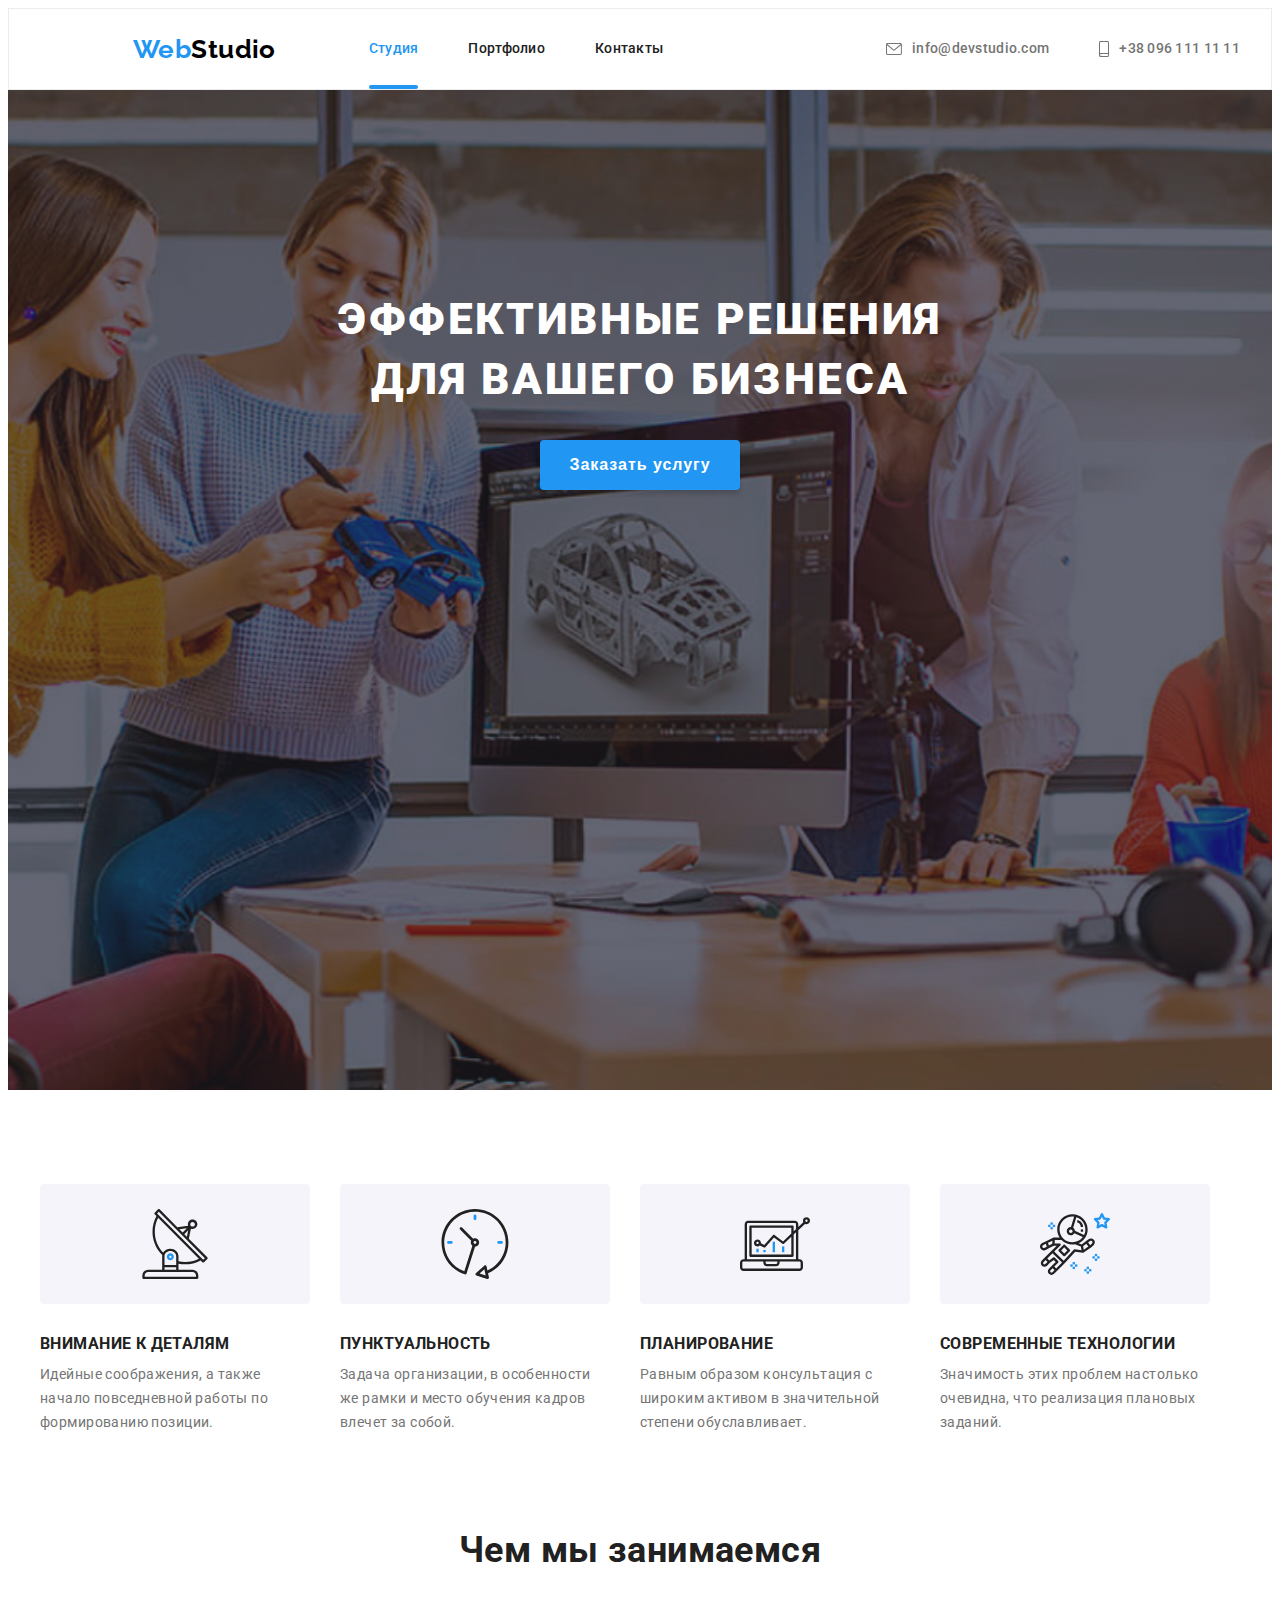
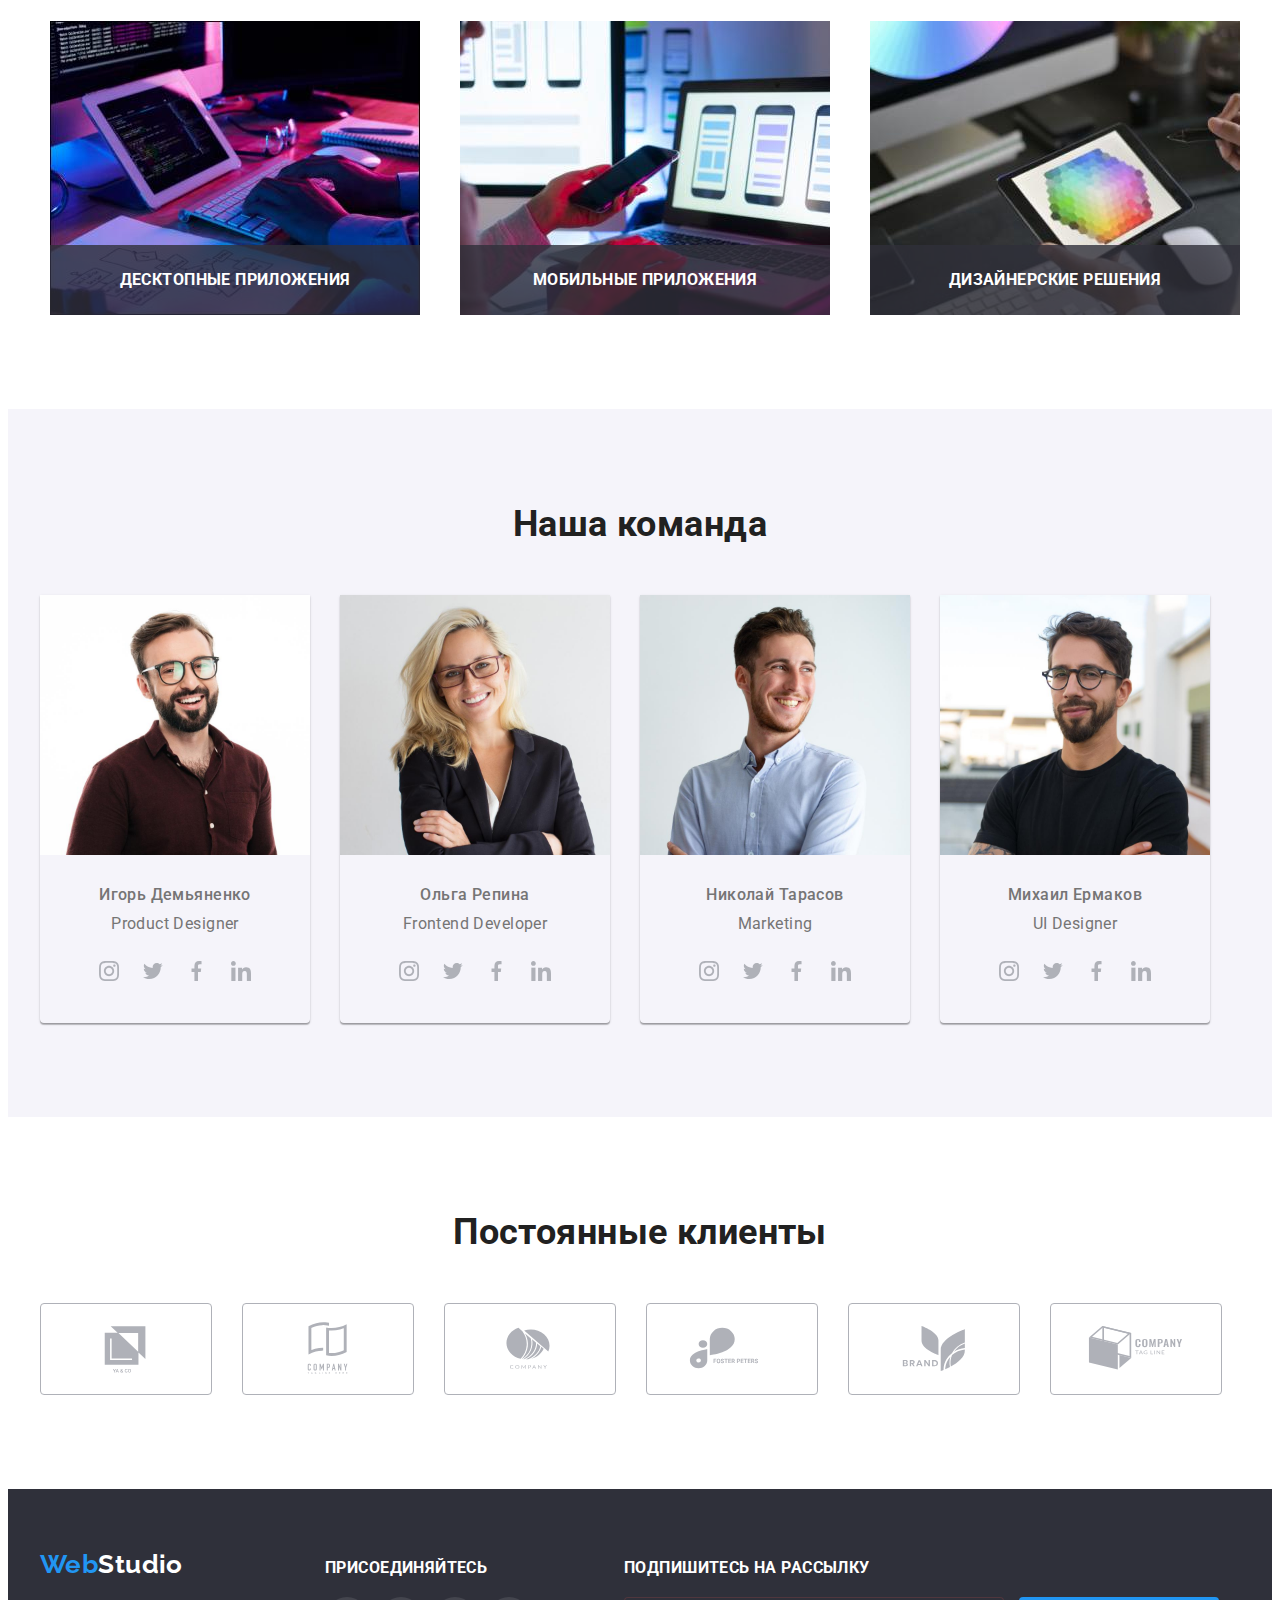
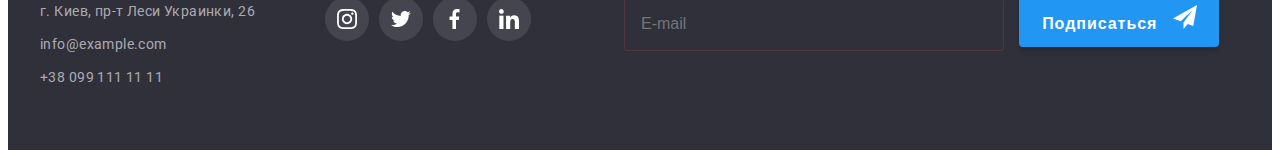
<file: index.html>
<!DOCTYPE html>
<html lang="ru">
<head>
    <meta charset="UTF-8">
    <meta http-equiv="X-UA-Compatible" content="IE=edge">
    <meta name="viewport" content="width=device-width, initial-scale=1.0">
    <link rel="stylesheet" href="https://cdnjs.cloudflare.com/ajax/libs/modern-normalize/1.1.0/modern-normalize.min.css" integrity="sha512-wpPYUAdjBVSE4KJnH1VR1HeZfpl1ub8YT/NKx4PuQ5NmX2tKuGu6U/JRp5y+Y8XG2tV+wKQpNHVUX03MfMFn9Q==" crossorigin="anonymous" referrerpolicy="no-referrer" />
    <link rel="preconnect" href="https://fonts.googleapis.com">
    <link rel="preconnect" href="https://fonts.gstatic.com" crossorigin>
    <link href="https://fonts.googleapis.com/css2?family=Raleway:wght@700&family=Roboto:wght@400;500;700;900&display=swap" rel="stylesheet"> 
    <link rel="stylesheet" href="./css/main.min.css">
    <title>WebStudio</title>
</head>
<body>
    <!--Header-->
    <header class="page-header">
        <!--navigation section-->
        <div class="container main-flex">
            <nav class="navigation main-flex">
            <a class="logo" href="./index.html">Web<span class="logo__header">Studio</span> </a>    
            <ul class="navigation main-flex">
                <li class="navigation__item"><a class="navigation__link navigation__link--current" href="./index.html">Студия</a> </li>
                <li class="navigation__item"><a class="navigation__link" href="./portfolio.html">Портфолио</a> </li>
                <li class="navigation__item"><a class="navigation__link" href="#">Контакты</a> </li>
            </ul>
            </nav>
        <!--contacts section-->
            <ul class="contacts main-flex">
                <li class="contacts__item ">
                    <a class="contacts__link" href="mailto:info@devstudio.com">
                        <svg class="contacts__icon" width="16" height="12" fill="#AFB1B8">
                            <use href="./images/icons.svg#icon-envelope"></use>
                        </svg>
                        info@devstudio.com</a></li>
                <li class="contacts__item">
                    <a class="contacts__link" href="tel:+380961111111">
                        <svg class="contacts__icon" width="10" height="16" fill="#AFB1B8">
                            <use href="./images/icons.svg#icon-smartphone"></use>
                        </svg>
                        +38 096 111 11 11</a></li>
            </ul>
        </div>
    </header>
    <!--Main body-->
    <main>
        <!--hero section-->
        <section class="hero">
            <div class="container">
                <h1 class="hero__name">Эффективные решения для вашего бизнеса</h1>
                <button class="hero__button button" type="button" data-modal-open>Заказать услугу</button>
            </div>
        </section>
        <!--benefits section-->
        <section class="benefits__section section">
            <h2 class="visually-hidden">Наши преимущества</h2>
            <div class="container">
                <ul class="benefits__list main-flex">          
                    <li class="benefits__item">
                        <div class="benefits__pictures">
                            <svg width="70" height="70">
                                <use href="./images/icons.svg#icon-antenna-1"></use>
                            </svg>
                        </div>
                        <h3 class="benefits__name">Внимание к деталям</h3>
                        <p class="benefits__text">Идейные соображения, а также начало повседневной работы по формированию позиции.</p>
                    </li>
                    <li class="benefits__item">
                        <div class="benefits__pictures">
                            <svg width="70" height="70">
                                <use href="./images/icons.svg#icon-clock-1"></use>
                            </svg>
                        </div>
                        <h3 class="benefits__name"> Пунктуальность</h3>
                        <p class="benefits__text">Задача организации, в особенности же рамки и место обучения кадров влечет за собой.</p>
                    </li>
                    <li class="benefits__item">
                        <div class="benefits__pictures">
                            <svg width="70" height="70">
                                <use href="./images/icons.svg#icon-diagram-1"></use>
                            </svg>
                        </div>
                        <h3 class="benefits__name">Планирование</h3>
                        <p class="benefits__text">Равным образом консультация с широким активом в значительной степени обуславливает.</p>
                    </li>
                    <li class="benefits__item">
                        <div class="benefits__pictures">
                            <svg width="70" height="70">
                                <use href="./images/icons.svg#icon-astronaut-1"></use>
                            </svg>
                        </div>
                        <h3 class="benefits__name">Современные технологии</h3>
                        <p class="benefits__text">Значимость этих проблем настолько очевидна, что реализация плановых заданий.</p>
                    </li>
                </ul>
            </div>
        </section>
        <!--activity section-->
        <section class="activity__section section">
            <div class="container">
                <h2 class="section__title">Чем мы занимаемся</h2>
                <ul class="activity__list main-flex">
                    <li class="activity__item">
                        <img src="./images/img1.jpg" 
                        alt="programer working his desk office" 
                        width="370"/>
                        <h3 class="overlay__activity-title">Десктопные приложения</h3>
                    </li>
                    <li class="activity__item">
                        <img src="./images/img2.jpg"
                        alt="smartphones"
                        width="370"/>
                        <h3 class="overlay__activity-title">Мобильные приложения</h3>
                    </li>
                    <li class="activity__item">
                        <img src="./images/img3.jpg"
                        alt="creative color"
                        width="370"/>
                        <h3 class="overlay__activity-title">Дизайнерские решения</h3>
                    </li>
                </ul>
            </div>
        </section>
        <!--team section-->
        <section class="team__section section">
            <div class="container">
                <h2 class="section__title">Наша команда</h2>
                <ul class="team__list main-flex">
                    <li class="team__item">
                        <img src="./images/team-member1.jpg"
                        alt="Игорь Демьяненко"
                        width="270"/>
                        <div class="social__container">
                        <h3 class="team__name">Игорь Демьяненко</h3>
                        <p class="team__text">Product Designer</p>
                        <ul class="social__list">
                            <li class="social__item">
                                <a href="https://instagram.com/" class="social__link">
                                    <svg class="social__icon" width="20" height="20">
                                        <use href="./images/icons.svg#icon-instagram-2"></use>
                                    </svg>
                                </a>
                            </li>
                            <li class="social__item">
                                <a href="https://twitter.com/" class="social__link">
                                    <svg class="social__icon" width="20" height="20">
                                        <use href="./images/icons.svg#icon-twitter"></use>
                                    </svg>
                                </a>
                            </li>
                            <li class="social__item">
                                <a href="https://facebook.com/" class="social__link">
                                    <svg class="social__icon" width="20" height="20">
                                        <use href="./images/icons.svg#icon-facebook"></use>
                                    </svg>
                                </a>
                            </li>
                            <li class="social__item">
                                <a href="https://linkedin.com/" class="social__link">
                                    <svg class="social__icon" width="20" height="20">
                                        <use href="./images/icons.svg#icon-linkedin-1"></use>
                                    </svg>
                                </a>
                            </li>
                        </ul>
                        </div>
                    </li>
                    <li class="team__item">
                        <img src="./images/team-member2.jpg"
                        alt="Ольга Репина"
                        width="270"/>
                        <div class="social__container">
                        <h3 class="team__name">Ольга Репина</h3>
                        <p class="team__text">Frontend Developer</p>
                        <ul class="social__list">
                            <li class="social__item">
                                <a href="https://instagram.com/" class="social__link">
                                    <svg class="social__icon" width="20" height="20">
                                        <use href="./images/icons.svg#icon-instagram-2"></use>
                                    </svg>
                                </a>
                            </li>
                            <li class="social__item">
                                <a href="https://twitter.com/" class="social__link">
                                    <svg class="social__icon" width="20" height="20">
                                        <use href="./images/icons.svg#icon-twitter"></use>
                                    </svg>
                                </a>
                            </li>
                            <li class="social__item">
                                <a href="https://facebook.com/" class="social__link">
                                    <svg class="social__icon" width="20" height="20">
                                        <use href="./images/icons.svg#icon-facebook"></use>
                                    </svg>
                                </a>
                            </li>
                            <li class="social__item">
                                <a href="https://linkedin.com/" class="social__link">
                                    <svg class="social__icon" width="20" height="20">
                                        <use href="./images/icons.svg#icon-linkedin-1"></use>
                                    </svg>
                                </a>
                            </li>
                        </ul>
                        </div>
                    </li>
                    <li class="team__item">
                        <img src="./images/team-member3.jpg"
                        alt="Николай Тарасов"
                        width="270"/>
                        <div class="social__container">
                        <h3 class="team__name">Николай Тарасов</h3>
                        <p class="team__text">Marketing</p>
                        <ul class="social__list">
                            <li class="social__item">
                                <a href="https://instagram.com/" class="social__link">
                                    <svg class="social__icon" width="20" height="20">
                                        <use href="./images/icons.svg#icon-instagram-2"></use>
                                    </svg>
                                </a>
                            </li>
                            <li class="social__item">
                                <a href="https://twitter.com/" class="social__link">
                                    <svg class="social__icon" width="20" height="20">
                                        <use href="./images/icons.svg#icon-twitter"></use>
                                    </svg>
                                </a>
                            </li>
                            <li class="social__item">
                                <a href="https://facebook.com/" class="social__link">
                                    <svg class="social__icon" width="20" height="20">
                                        <use href="./images/icons.svg#icon-facebook"></use>
                                    </svg>
                                </a>
                            </li>
                            <li class="social__item">
                                <a href="https://linkedin.com/" class="social__link">
                                    <svg class="social__icon" width="20" height="20">
                                        <use href="./images/icons.svg#icon-linkedin-1"></use>
                                    </svg>
                                </a>
                            </li>
                        </ul>
                        </div>
                    </li>
                    <li class="team__item">
                        <img src="./images/team-member4.jpg"
                        alt="Михаил Ермаков"
                        width="270"/>
                        <div class="social__container">
                        <h3 class="team__name">Михаил Ермаков</h3>
                        <p class="team__text">UI Designer</p>
                        <ul class="social__list">
                            <li class="social__item">
                                <a href="https://instagram.com/" class="social__link">
                                    <svg class="social__icon" width="20" height="20">
                                        <use href="./images/icons.svg#icon-instagram-2"></use>
                                    </svg>
                                </a>
                            </li>
                            <li class="social__item">
                                <a href="https://twitter.com/" class="social__link">
                                    <svg class="social__icon" width="20" height="20">
                                        <use href="./images/icons.svg#icon-twitter"></use>
                                    </svg>
                                </a>
                            </li>
                            <li class="social__item">
                                <a href="https://facebook.com/" class="social__link">
                                    <svg class="social__icon" width="20" height="20">
                                        <use href="./images/icons.svg#icon-facebook"></use>
                                    </svg>
                                </a>
                            </li>
                            <li class="social__item">
                                <a href="https://linkedin.com/" class="social__link">
                                    <svg class="social__icon" width="20" height="20">
                                        <use href="./images/icons.svg#icon-linkedin-1"></use>
                                    </svg>
                                </a>
                            </li>
                        </ul>
                        </div>
                    </li>
                </ul>
            </div>
        </section>
        <!-- clients section -->
        <section class="section">
            <div class="container">
                <h2 class="section__title">Постоянные клиенты</h2>
                <ul class="clients__list main-flex">
                    <li class="clients__item">
                        <a href="" class="clients__link">
                            <svg class="clients__icon" width="106" height="60">
                                <use href="./images/icons.svg#icon-Logo1"></use>
                            </svg>
                        </a>
                    </li>
                    <li class="clients__item">
                        <a href="" class="clients__link">
                            <svg class="clients__icon" width="106" height="60">
                                <use href="./images/icons.svg#icon-Logo2"></use>
                            </svg>
                        </a>
                    </li>
                    <li class="clients__item">
                        <a href="" class="clients__link">
                            <svg class="clients__icon" width="106" height="60">
                                <use href="./images/icons.svg#icon-Logo3"></use>
                            </svg>
                        </a>
                    </li>
                    <li class="clients__item">
                        <a href="" class="clients__link">
                            <svg class="clients__icon" width="106" height="60">
                                <use href="./images/icons.svg#icon-Logo4"></use>
                            </svg>
                        </a>
                    </li>
                    <li class="clients__item">
                        <a href="" class="clients__link">
                            <svg class="clients__icon" width="106" height="60">
                                <use href="./images/icons.svg#icon-Logo5"></use>
                            </svg>
                        </a>
                    </li>
                    <li class="clients__item">
                        <a href="" class="clients__link">
                            <svg class="clients__icon" width="106" height="60">
                                <use href="./images/icons.svg#icon-Logo6"></use>
                            </svg>
                        </a>
                    </li>
                </ul>
            </div>
        </section>
    </main>
    <!--Footer-->
    <footer class="footer">
        <div class="container">
            <div>
                <a class="logo" href="/">Web<span class="logo__footer">Studio</span> </a>
                <!--address section-->
                <address class="address">
                    <ul class="adress__list">
                        <li class="address__item"><a class="address__link" href="/">г. Киев, пр-т Леси Украинки, 26</a></li>
                        <li class="address__item"><a class="address__link" href="mailto:info@example.com">info@example.com</a></li>
                        <li class="address__item"><a class="address__link" href="tel:+380961111111">+38 099 111 11 11</a></li>
                    </ul>
                </address>
            </div>
            <div class="footer__social">
                <h3 class="social__title">Присоединяйтесь</h3>
                <ul class="footer__social-list main-flex">
                    <li class="footer__social-item">
                        <a href="https://instagram.com/" class="footer__social-link">
                            <svg class="social__icon" width="20" height="20">
                                <use href="./images/icons.svg#icon-instagram-2"></use>
                            </svg>
                        </a>
                    </li>
                    <li class="footer__social-item">
                        <a href="https://twitter.com/" class="footer__social-link">
                            <svg class="social__icon" width="20" height="20">
                                <use href="./images/icons.svg#icon-twitter"></use>
                            </svg>
                        </a>
                    </li>
                    <li class="footer__social-item">
                        <a href="https://facebook.com/" class="footer__social-link">
                            <svg class="social__icon" width="20" height="20">
                                <use href="./images/icons.svg#icon-facebook"></use>
                            </svg>
                        </a>
                    </li>
                    <li class="footer__social-item">
                        <a href="https://linkedin.com/" class="footer__social-link">
                            <svg class="social__icon" width="20" height="20">
                                <use href="./images/icons.svg#icon-linkedin-1"></use>
                            </svg>
                        </a>
                    </li>
                </ul>
            </div>
            <div class="subscribe">
                <h3 class="social__title">Подпишитесь на рассылку</h3>
                <form class="subscribe__form"></form>
                <input class="subscribe__input" type="text" name="mail" id="mail" placeholder="E-mail"/>
                <button class="subscribe__button" type="submit">Подписаться
                    <svg class="subscribe__icon" width="24" height="24">
                        <use href="./images/icons.svg#icon-send"></use>
                    </svg>
                </button>
            </div>
        </div>
    </footer>
    <!--Modal-->
    <div class="backdrop is-hidden" data-modal>
        <div class="modal">
        <button class="button__close button" data-modal-close>
            <svg class="icon__cross" width="18" height="18">
                <title>Закрыть</title>
                <use href="./images/icons.svg#icon-close"></use>
            </svg>
        </button>
        <form action="/index.html" class="contact__form">
            <p class="form__title">Оставьте свои данные, мы вам перезвоним</p>
            <label for="user-name" class="modal__form-field">Имя
                <span class="form__wrapper">
                    <input class="form__input" id="user-name" name="name" type="text">
                    <svg class="form__icon" width="12">
                        <use href="./images/icons.svg#person"></use>
                    </svg>
                </span>
            </label>
            <label class="modal__form-field" for="user-phone">Телефон
                <span class="form__wrapper">
                    <input class="form__input" id="user-phone" name="tel" type="tel">
                    <svg class="form__icon" width="13">
                        <use href="./images/icons.svg#phone"></use>
                    </svg>
                </span>
            </label>
            <label class="modal__form-field" for="user-email">Почта
                <span class="form__wrapper">
                    <input class="form__input" id="user-email" name="email" type="email">
                    <svg class="form__icon" width="15">
                        <use href="./images/icons.svg#email"></use>
                    </svg>
                </span>
            </label>
            <label  for="user-comment">Комментарий</label>
                <textarea class="modal__form-message" name="user-message" id="user-comment" cols="30" rows="10" placeholder="Введите текст"></textarea>
            <div class="checkbox__field">
                <label class="checkbox__label">
                <input  class="checkbox" type="checkbox">
                <svg class="checkbox__icon" width="16">
                    <use href="./images/icons.svg#tick"></use>
                </svg>  
                <span class="modal__form-checkbox">Соглашаюсь с рассылкой и принимаю <a class="checkbox__link" href="#">Условия договора</a>
                </span>
                </label>
            </div>
            
            <button type="submit" class="contact__button">Отправить</button>
        </form>
        </div>
    </div>
    <script src="./js/modal.js"></script>
</body>
</html>
</file>
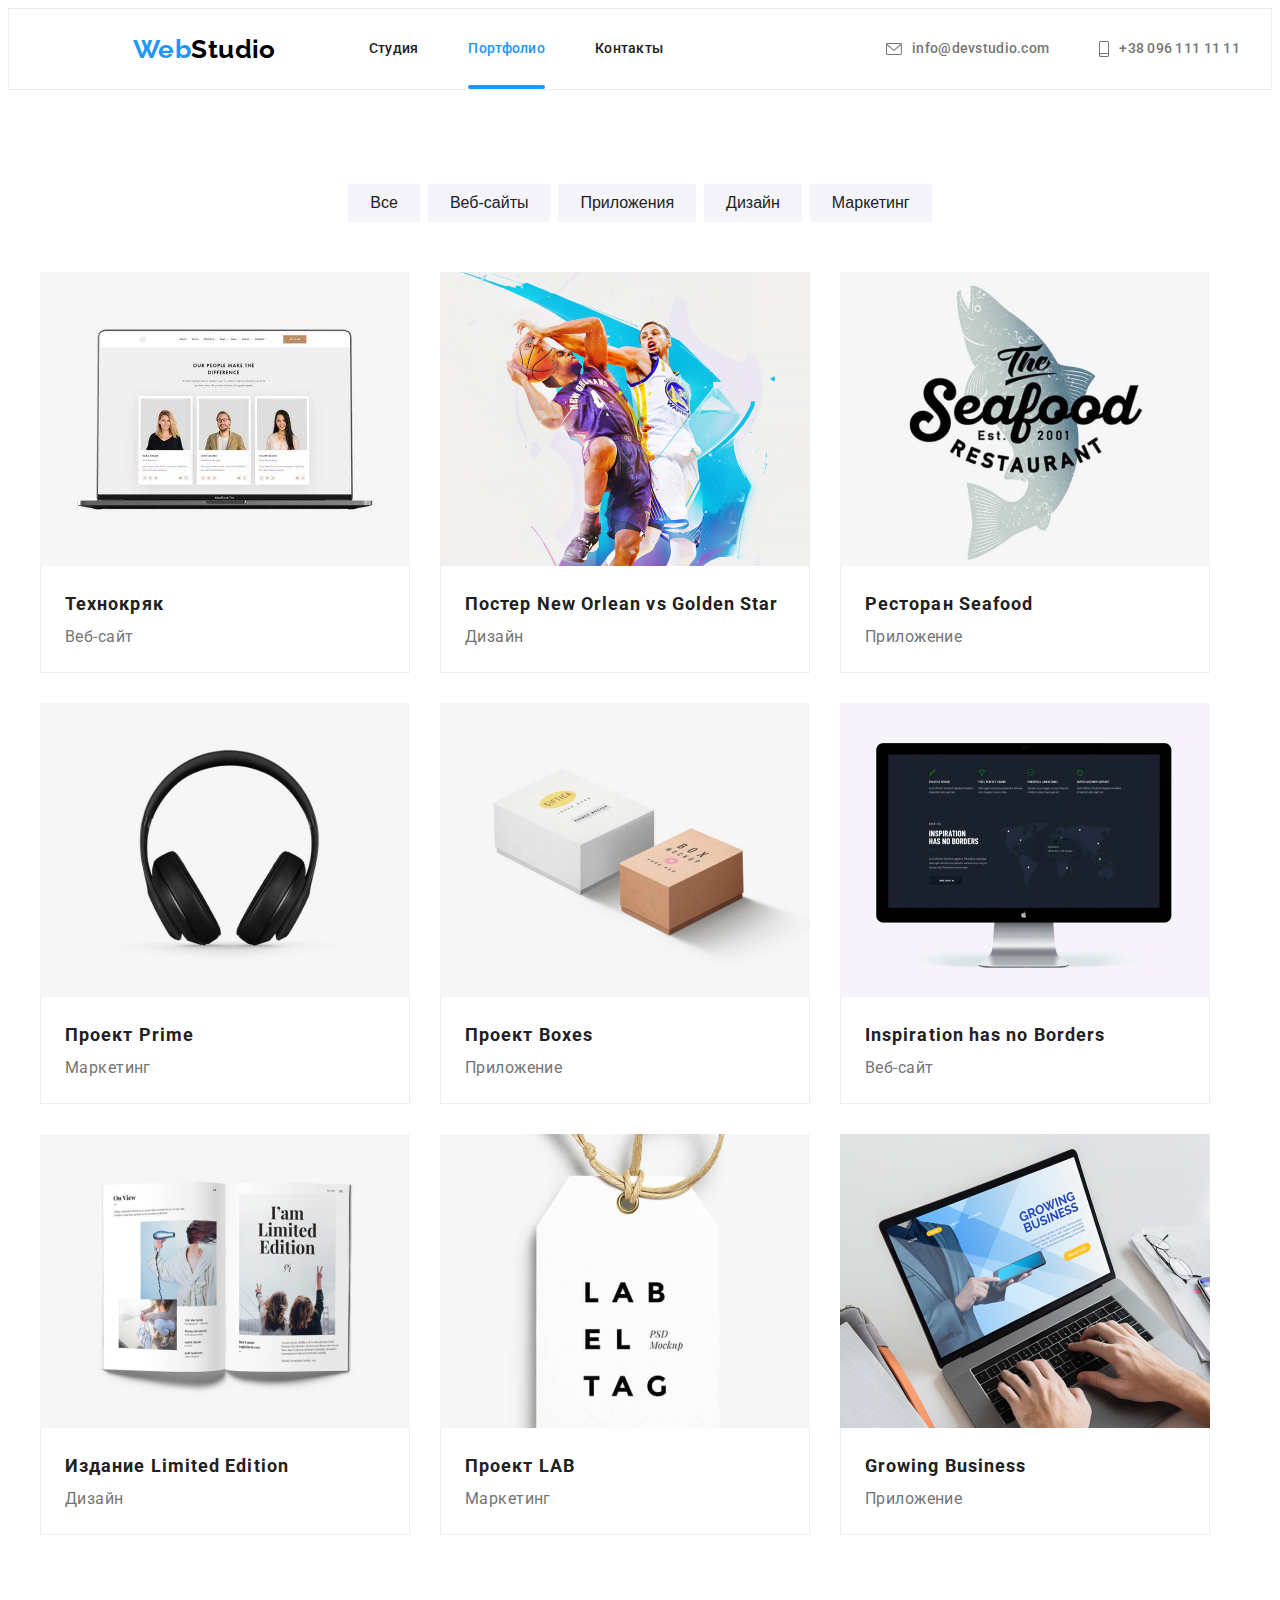
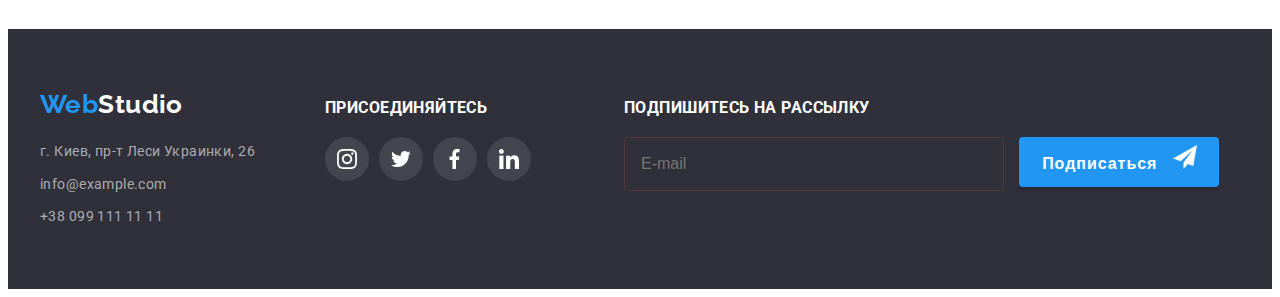
<file: portfolio.html>
<!DOCTYPE html>
<html lang="ru">
<head>
    <meta charset="UTF-8">
    <meta http-equiv="X-UA-Compatible" content="IE=edge">
    <meta name="viewport" content="width=device-width, initial-scale=1.0">
    <link rel="stylesheet" href="https://cdnjs.cloudflare.com/ajax/libs/modern-normalize/1.1.0/modern-normalize.min.css" integrity="sha512-wpPYUAdjBVSE4KJnH1VR1HeZfpl1ub8YT/NKx4PuQ5NmX2tKuGu6U/JRp5y+Y8XG2tV+wKQpNHVUX03MfMFn9Q==" crossorigin="anonymous" referrerpolicy="no-referrer" />
    <link rel="preconnect" href="https://fonts.googleapis.com">
    <link rel="preconnect" href="https://fonts.gstatic.com" crossorigin>
    <link href="https://fonts.googleapis.com/css2?family=Raleway:wght@700&family=Roboto:wght@400;500;700;900&display=swap" rel="stylesheet"> 
    <link rel="stylesheet" href="./css/main.min.css">
    <title>WebStudio</title>
</head>
<body>
    <!--Header-->
    <header class="page-header">
        <!--navigation section-->
        <div class="container main-flex">
            <nav class="navigation main-flex">
            <a class="logo" href="./index.html">Web<span class="logo__header">Studio</span> </a>    
            <ul class="navigation main-flex">
                <li class="navigation__item"><a class="navigation__link" href="./index.html">Студия</a> </li>
                <li class="navigation__item"><a class="navigation__link navigation__link--current" href="./portfolio.html">Портфолио</a> </li>
                <li class="navigation__item"><a class="navigation__link" href="#">Контакты</a> </li>
            </ul>
            </nav>
        <!--contacts section-->
            <ul class="contacts main-flex">
                <li class="contacts__item ">
                    <a class="contacts__link" href="mailto:info@devstudio.com">
                        <svg class="contacts__icon" width="16" height="12" fill="#AFB1B8">
                            <use href="./images/icons.svg#icon-envelope"></use>
                        </svg>
                        info@devstudio.com</a></li>
                <li class="contacts__item">
                    <a class="contacts__link" href="tel:+380961111111">
                        <svg class="contacts__icon" width="10" height="16" fill="#AFB1B8">
                            <use href="./images/icons.svg#icon-smartphone"></use>
                        </svg>
                        +38 096 111 11 11</a></li>
            </ul>
        </div>
    </header>
    <!--Main body-->
    <main class="page__main">
        <!--button section-->
        <section class="section">
            <h1 class="visually-hidden">Портфолио</h1>
            <div class="container">
                <ul class="filter main-flex">
                    <li class="filter__item"><button class="filter__button button" type="button">Все</button></li>
                    <li class="filter__item"><button class="filter__button button" type="button">Веб-сайты</button></li>
                    <li class="filter__item"><button class="filter__button button" type="button">Приложения</button></li>
                    <li class="filter__item"><button class="filter__button button" type="button">Дизайн</button></li>
                    <li class="filter__item"><button class="filter__button button" type="button">Маркетинг</button></li>
                </ul>
                <!--filter section-->
                <ul class="portfolio main-flex">
                    <li class="portfolio__item">
                        <a class="portfolio__link">
                        <div class="portfolio__item-wrap">
                        <img src="./images/portfolio1.jpg" 
                        alt="laptop screen"
                        width="370">
                        <p class="portfolio__text">Технокряк это современная площадка распространения коронавируса. Компании используют эту платформу для цифрового шпионажа и атак на защищённые сервера конкурентов.</p>
                        </div>
                        <div class="portfolio-thumb">
                            <h2 class="portfolio-thumb__title">Технокряк</h2>
                            <p class="portfolio-thumb__text">Веб-сайт</p>
                        </div>
                        </a>
                    
                    </li>
                    <li class="portfolio__item">
                        <a class="portfolio__link">
                        <div class="portfolio__item-wrap">
                        <img src="./images/portfolio2.jpg" 
                        alt="Постер New Orlean vs Golden Star"
                        width="370">
                        <p class="portfolio__text">Технокряк это современная площадка распространения коронавируса. Компании используют эту платформу для цифрового шпионажа и атак на защищённые сервера конкурентов.</p>
                        </div>
                        <div class="portfolio-thumb">
                            <h2 class="portfolio-thumb__title">Постер New Orlean vs Golden Star</h2>
                            <p class="portfolio-thumb__text">Дизайн</p>
                        </div>
                        </a>
                    
                    </li>
                    <li class="portfolio__item">
                        <a class="portfolio__link">
                        <div class="portfolio__item-wrap">
                        <img src="./images/portfolio3.jpg" 
                        alt="shark"
                        width="370">
                        <p class="portfolio__text">Технокряк это современная площадка распространения коронавируса. Компании используют эту платформу для цифрового шпионажа и атак на защищённые сервера конкурентов.</p>
                        </div>
                        <div class="portfolio-thumb">
                            <h2 class="portfolio-thumb__title">Ресторан Seafood</h2>
                            <p class="portfolio-thumb__text">Приложение</p>
                        </div>
                        </a>
                    </li>
                    <li class="portfolio__item">
                        <a class="portfolio__link">
                        <div class="portfolio__item-wrap">
                        <img src="./images/portfolio4.jpg" 
                        alt="headphones"
                        width="370">
                        <p class="portfolio__text">Технокряк это современная площадка распространения коронавируса. Компании используют эту платформу для цифрового шпионажа и атак на защищённые сервера конкурентов.</p>
                        </div>
                        <div class="portfolio-thumb">
                            <h2 class="portfolio-thumb__title">Проект Prime</h2>
                            <p class="portfolio-thumb__text">Маркетинг</p>
                        </div>
                        </a>
                    </li>
                    <li class="portfolio__item">
                        <a class="portfolio__link">
                        <div class="portfolio__item-wrap">
                        <img src="./images/portfolio5.jpg" 
                        alt="boxes"
                        width="370">
                        <p class="portfolio__text">Технокряк это современная площадка распространения коронавируса. Компании используют эту платформу для цифрового шпионажа и атак на защищённые сервера конкурентов.</p>
                        </div>
                        <div class="portfolio-thumb">
                            <h2 class="portfolio-thumb__title">Проект Boxes</h2>
                            <p class="portfolio-thumb__text">Приложение</p>
                        </div>
                        </a>
                    </li>
                    <li class="portfolio__item">
                        <a class="portfolio__link">
                        <div class="portfolio__item-wrap">
                        <img src="./images/portfolio6.jpg" 
                        alt="screen"
                        width="370">
                        <p class="portfolio__text">Технокряк это современная площадка распространения коронавируса. Компании используют эту платформу для цифрового шпионажа и атак на защищённые сервера конкурентов.</p>
                        </div>
                        <div class="portfolio-thumb">
                            <h2 class="portfolio-thumb__title">Inspiration has no Borders</h2>
                            <p class="portfolio-thumb__text">Веб-сайт</p>
                        </div>
                        </a>
                    </li>
                    <li class="portfolio__item">
                        <a class="portfolio__link">
                        <div class="portfolio__item-wrap">
                        <img src="./images/portfolio7.jpg" 
                        alt="magazine"
                        width="370">
                        <p class="portfolio__text">Технокряк это современная площадка распространения коронавируса. Компании используют эту платформу для цифрового шпионажа и атак на защищённые сервера конкурентов.</p>
                        </div>
                        <div class="portfolio-thumb">
                            <h2 class="portfolio-thumb__title">Издание Limited Edition</h2>
                            <p class="portfolio-thumb__text">Дизайн</p>
                        </div>
                        </a>
                    </li>
                    <li class="portfolio__item">
                        <a class="portfolio__link">
                        <div class="portfolio__item-wrap">
                        <img src="./images/portfolio8.jpg" 
                        alt="lable"
                        width="370">
                        <p class="portfolio__text">Технокряк это современная площадка распространения коронавируса. Компании используют эту платформу для цифрового шпионажа и атак на защищённые сервера конкурентов.</p>
                        </div>
                        <div class="portfolio-thumb">
                            <h2 class="portfolio-thumb__title">Проект LAB</h2>
                            <p class="portfolio-thumb__text">Маркетинг</p>
                        </div>
                        </a>
                    </li>
                    <li class="portfolio__item">
                        <a class="portfolio__link">
                        <div class="portfolio__item-wrap">
                        <img src="./images/portfolio9.jpg" 
                        alt="laptop"
                        width="370">
                        <p class="portfolio__text">Технокряк это современная площадка распространения коронавируса. Компании используют эту платформу для цифрового шпионажа и атак на защищённые сервера конкурентов.</p>
                        </div>
                        <div class="portfolio-thumb">
                            <h2 class="portfolio-thumb__title">Growing Business</h2>
                            <p class="portfolio-thumb__text">Приложение</p>
                        </div>
                        </a>
                    </li>
                </ul>
            </div>
        </section>
    </main>
    <!--Footer-->
    <footer class="footer">
        <div class="container">
            <div>
                <a class="logo" href="/">Web<span class="logo__footer">Studio</span> </a>
                <!--address section-->
                <address class="address">
                    <ul class="adress__list">
                        <li class="address__item"><a class="address__link" href="/">г. Киев, пр-т Леси Украинки, 26</a></li>
                        <li class="address__item"><a class="address__link" href="mailto:info@example.com">info@example.com</a></li>
                        <li class="address__item"><a class="address__link" href="tel:+380961111111">+38 099 111 11 11</a></li>
                    </ul>
                </address>
            </div>
            <div class="footer__social">
                <h3 class="social__title">Присоединяйтесь</h3>
                <ul class="footer__social-list main-flex">
                    <li class="footer__social-item">
                        <a href="https://instagram.com/" class="footer__social-link">
                            <svg class="social__icon" width="20" height="20">
                                <use href="./images/icons.svg#icon-instagram-2"></use>
                            </svg>
                        </a>
                    </li>
                    <li class="footer__social-item">
                        <a href="https://twitter.com/" class="footer__social-link">
                            <svg class="social__icon" width="20" height="20">
                                <use href="./images/icons.svg#icon-twitter"></use>
                            </svg>
                        </a>
                    </li>
                    <li class="footer__social-item">
                        <a href="https://facebook.com/" class="footer__social-link">
                            <svg class="social__icon" width="20" height="20">
                                <use href="./images/icons.svg#icon-facebook"></use>
                            </svg>
                        </a>
                    </li>
                    <li class="footer__social-item">
                        <a href="https://linkedin.com/" class="footer__social-link">
                            <svg class="social__icon" width="20" height="20">
                                <use href="./images/icons.svg#icon-linkedin-1"></use>
                            </svg>
                        </a>
                    </li>
                </ul>
            </div>
            <div class="subscribe">
                <h3 class="social__title">Подпишитесь на рассылку</h3>
                <form class="subscribe__form"></form>
                <input class="subscribe__input" type="text" name="mail" id="mail" placeholder="E-mail"/>
                <button class="subscribe__button" type="submit">Подписаться
                    <svg class="subscribe__icon" width="24" height="24">
                        <use href="./images/icons.svg#icon-send"></use>
                    </svg>
                </button>
            </div>
        </div>
    </footer>
    <!--Modal-->
    <div class="backdrop is-hidden" data-modal>
        <div class="modal">
        <button class="button__close button" data-modal-close>
            <svg class="icon__cross" width="18" height="18">
                <title>Закрыть</title>
                <use href="./images/icons.svg#icon-close"></use>
            </svg>
        </button>
        <form action="/index.html" class="contact__form">
            <p class="form__title">Оставьте свои данные, мы вам перезвоним</p>
            <label for="user-name" class="modal__form-field">Имя
                <span class="form__wrapper">
                    <input class="form__input" id="user-name" name="name" type="text">
                    <svg class="form__icon" width="12">
                        <use href="./images/icons.svg#person"></use>
                    </svg>
                </span>
            </label>
            <label class="modal__form-field" for="user-phone">Телефон
                <span class="form__wrapper">
                    <input class="form__input" id="user-phone" name="tel" type="tel">
                    <svg class="form__icon" width="13">
                        <use href="./images/icons.svg#phone"></use>
                    </svg>
                </span>
            </label>
            <label class="modal__form-field" for="user-email">Почта
                <span class="form__wrapper">
                    <input class="form__input" id="user-email" name="email" type="email">
                    <svg class="form__icon" width="15">
                        <use href="./images/icons.svg#email"></use>
                    </svg>
                </span>
            </label>
            <label  for="user-comment">Комментарий</label>
                <textarea class="modal__form-message" name="user-message" id="user-comment" cols="30" rows="10" placeholder="Введите текст"></textarea>
            <div class="checkbox__field">
                <label class="checkbox__label">
                <input  class="checkbox" type="checkbox">
                <svg class="checkbox__icon" width="16">
                    <use href="./images/icons.svg#tick"></use>
                </svg>  
                <span class="modal__form-checkbox">Соглашаюсь с рассылкой и принимаю <a class="checkbox__link" href="#">Условия договора</a>
                </span>
                </label>
            </div>
            
            <button type="submit" class="contact__button">Отправить</button>
        </form>
        </div>
    </div>
    <script src="./js/modal.js"></script>
</body>
</html>
</file>
<file: css/main.min.css>
.visually-hidden{position:absolute;width:1px;height:1px;margin:-1px;border:0;padding:0;white-space:nowrap;-webkit-clip-path:inset(100%);clip-path:inset(100%);clip:rect(0 0 0 0);overflow:hidden}p,h1,h2,h3,h4,h5,h6{margin:0}ul{margin:0;padding:0;list-style:none}img{display:block;max-width:100%;height:auto}a{text-decoration:none}.button{border:none;cursor:pointer}.main-flex{display:-webkit-box;display:-ms-flexbox;display:flex;-webkit-box-align:center;-ms-flex-align:center;align-items:center}body{font-family:Roboto,sans-serif;color:#757575;font-size:14px;letter-spacing:0.03em;font-style:normal}.container{width:1200px;margin:0 auto;padding-right:15px;padding-left:15px}.section{padding-top:94px;padding-bottom:94px}.section__title{font-weight:700;font-size:36px;line-height:1.17;text-align:center;margin-bottom:50px;color:#212121}.logo{font-family:Raleway,sans-serif;font-weight:700;font-size:26px;line-height:1.19;color:#2196F3}.logo__header{color:#000}.logo__footer{color:#fff}.navigation{margin-left:93px}.navigation__link{padding-top:32px;padding-bottom:32px;display:block;font-weight:500;line-height:1.14;letter-spacing:0.02em;color:#212121;-webkit-transition:color 250ms cubic-bezier(0.4, 0, 0.2, 1);transition:color 250ms cubic-bezier(0.4, 0, 0.2, 1)}.navigation__link:hover,.navigation__link:focus{color:#2196F3}.navigation__item:not(:last-child){margin-right:50px}.navigation__link.navigation__link--current{position:relative;color:#2196F3}.navigation__link.navigation__link--current::after{position:absolute;background-color:#2196F3;content:'';width:100%;height:4px;border-radius:2px;bottom:0;left:0}.contacts{margin-left:auto;-webkit-box-align:center;-ms-flex-align:center;align-items:center}.contacts__item{display:block;padding-top:32px;padding-bottom:32px}.contacts__item:not(:last-child){margin-right:50px}.contacts__link{display:-webkit-box;display:-ms-flexbox;display:flex;-webkit-box-align:center;-ms-flex-align:center;align-items:center;font-weight:500;line-height:1.14;letter-spacing:0.02em;color:inherit;-webkit-transition:color 250ms cubic-bezier(0.4, 0, 0.2, 1);transition:color 250ms cubic-bezier(0.4, 0, 0.2, 1)}.contacts__link:hover,.contacts__link:focus{color:#2196F3;fill:currentColor}.contacts__icon{margin-right:10px;fill:currentColor}.address{margin-top:20px;font-style:inherit}.address__item:not(:last-child){margin-bottom:9px}.address__link{line-height:1.71;color:rgba(255,255,255,0.6);-webkit-transition:color 250ms cubic-bezier(0.4, 0, 0.2, 1);transition:color 250ms cubic-bezier(0.4, 0, 0.2, 1)}.address__link:hover,.address__link:focus{color:#fff}.footer__social{margin-left:70px}.social__title{font-weight:700;text-transform:uppercase;color:#fff;margin-bottom:20px}.footer__social-link{display:-webkit-box;display:-ms-flexbox;display:flex;-webkit-box-pack:center;-ms-flex-pack:center;justify-content:center;-webkit-box-align:center;-ms-flex-align:center;align-items:center;width:44px;height:44px;border-radius:50%;fill:#fff;background-color:rgba(255,255,255,0.1);-webkit-transition:background-color 250ms cubic-bezier(0.4, 0, 0.2, 1);transition:background-color 250ms cubic-bezier(0.4, 0, 0.2, 1)}.footer__social-link:hover,.footer__social-link:focus{background-color:#2196F3;fill:#fff}.footer__social-item:not(:last-child){margin-right:10px}.subscribe{margin-left:93px}.subscribe__input{padding-left:16px;width:360px;height:50px;background-color:#2F303A;border:1px solid rgba(160,71,71,0.3);border-radius:4px;font-size:16px;line-height:1.25;color:rgba(255,255,255,0.6)}.subscribe__input:focus{border-color:#2196F3}.subscribe__button{width:200px;height:50px;margin-left:12px;background-color:#2196F3;-webkit-box-shadow:0px 4px 4px rgba(0,0,0,0.15);box-shadow:0px 4px 4px rgba(0,0,0,0.15);border-radius:4px;border-style:none;font-weight:700;font-size:16px;line-height:1.88;-webkit-box-align:center;-ms-flex-align:center;align-items:center;text-align:center;letter-spacing:0.06em;color:#fff;-webkit-transition:background-color 250ms cubic-bezier(0.4, 0, 0.2, 1);transition:background-color 250ms cubic-bezier(0.4, 0, 0.2, 1)}.subscribe__button:hover,.subscribe__button:focus{cursor:pointer;background-color:#188CE8;-webkit-box-shadow:0px 4px 4px rgba(0,0,0,0.15);box-shadow:0px 4px 4px rgba(0,0,0,0.15);border-radius:4px}.subscribe__icon{margin-left:10px}.backdrop{position:fixed;top:0;left:0;width:100%;height:100%;visibility:visible;-webkit-transition:opacity 250ms cubic-bezier(0.4, 0, 0.2, 1),visibility 250ms cubic-bezier(0.4, 0, 0.2, 1);transition:opacity 250ms cubic-bezier(0.4, 0, 0.2, 1),visibility 250ms cubic-bezier(0.4, 0, 0.2, 1);background:rgba(0,0,0,0.2);z-index:1;opacity:1}.backdrop.is-hidden{visibility:hidden;opacity:0;pointer-events:none}.modal{position:absolute;top:50%;left:50%;-webkit-transform:translate(-50%, -50%) scale(1);transform:translate(-50%, -50%) scale(1);width:528px;height:581px;background-color:#fff;-webkit-box-shadow:0px 1px 3px rgba(0,0,0,0.12),0px 1px 1px rgba(0,0,0,0.14),0px 2px 1px rgba(0,0,0,0.2);box-shadow:0px 1px 3px rgba(0,0,0,0.12),0px 1px 1px rgba(0,0,0,0.14),0px 2px 1px rgba(0,0,0,0.2);border:1px solid rgba(0,0,0,0.1);border-radius:4px}.button__close{position:absolute;display:-webkit-box;display:-ms-flexbox;display:flex;top:8px;right:8px;width:30px;height:30px;-webkit-box-pack:center;-ms-flex-pack:center;justify-content:center;-webkit-box-align:center;-ms-flex-align:center;align-items:center;background-color:#FFFFFF;border:1px solid rgba(0,0,0,0.1);border-radius:50%;cursor:pointer;-webkit-transition:background-color 250ms cubic-bezier(0.4, 0, 0.2, 1);transition:background-color 250ms cubic-bezier(0.4, 0, 0.2, 1)}.button__close:hover,.button__close:focus{fill:#2196F3}.contact__form{width:530px;padding:40px;-webkit-box-shadow:0;box-shadow:0;background:#fff;-webkit-box-shadow:0px 1px 3px rgba(0,0,0,0.12),0px 1px 1px rgba(0,0,0,0.14),0px 2px 1px rgba(0,0,0,0.2);box-shadow:0px 1px 3px rgba(0,0,0,0.12),0px 1px 1px rgba(0,0,0,0.14),0px 2px 1px rgba(0,0,0,0.2);border-radius:4px}.form__title{font-weight:700;font-size:20px;line-height:1.15;color:#212121;margin-bottom:12px}.modal__form-field{margin-bottom:4px;-webkit-box-align:center;-ms-flex-align:center;align-items:center;text-align:start;font-size:12px;line-height:1.17;letter-spacing:0.01em;color:#757575}.form__wrapper{position:relative;margin-top:6px;display:block}.form__input{display:-webkit-box;display:-ms-flexbox;display:flex;-webkit-box-align:center;-ms-flex-align:center;align-items:center;padding-left:40px;width:100%;height:40px;margin-bottom:10px;border:1px solid rgba(33,33,33,0.2);-webkit-box-sizing:border-box;box-sizing:border-box;border-radius:4px;-webkit-transition:border-color 250ms cubic-bezier(0.4, 0, 0.2, 1);transition:border-color 250ms cubic-bezier(0.4, 0, 0.2, 1)}.form__input:focus{outline:none;border-color:#2196F3;cursor:pointer}.modal__form-field{font-size:14px;font-weight:400;margin-bottom:20px}.modal__form-message{margin-top:6px;width:100%;height:120px;border:1px solid rgba(33,33,33,0.2);-webkit-box-sizing:border-box;box-sizing:border-box;border-radius:4px;resize:none;padding:12px 16px;-webkit-transition:border-color 250ms cubic-bezier(0.4, 0, 0.2, 1);transition:border-color 250ms cubic-bezier(0.4, 0, 0.2, 1)}.modal__form-message:focus{outline:none;border-color:#2196F3;cursor:pointer}.form__icon{position:absolute;display:block;width:18px;height:18px;top:50%;left:12px;-webkit-transform:translateY(-50%);transform:translateY(-50%);-webkit-transition:color 250ms cubic-bezier(0.4, 0, 0.2, 1);transition:color 250ms cubic-bezier(0.4, 0, 0.2, 1)}.form__input:focus+.form__icon{fill:#2196F3}.checkbox{position:absolute;-webkit-appearance:none;-moz-appearance:none;appearance:none}.checkbox__icon{margin-right:9px;width:18px;height:18px;background:#FFFFFF;-webkit-box-shadow:0px 1px 3px rgba(0,0,0,0.12),0px 1px 1px rgba(0,0,0,0.14),0px 2px 1px rgba(0,0,0,0.2);box-shadow:0px 1px 3px rgba(0,0,0,0.12),0px 1px 1px rgba(0,0,0,0.14),0px 2px 1px rgba(0,0,0,0.2);border-radius:2px;-webkit-transition:borded 250ms cubic-bezier(0.4, 0, 0.2, 1),background-color 250ms cubic-bezier(0.4, 0, 0.2, 1);transition:borded 250ms cubic-bezier(0.4, 0, 0.2, 1),background-color 250ms cubic-bezier(0.4, 0, 0.2, 1);cursor:pointer}.checkbox__icon:focus{fill:#2196F3}.checkbox:checked+.checkbox__icon{background-color:#2196F3;border:#2196F3;border-radius:2px}.modal__form-checkbox{display:inline-block;-webkit-box-align:center;-ms-flex-align:center;align-items:center;-webkit-box-pack:center;-ms-flex-pack:center;justify-content:center;font-size:14px;color:#757575;margin-top:20px;margin-bottom:30px;cursor:pointer}.checkbox__link{font-size:14px;list-style:1.71;text-decoration:underline;color:#2196F3}.contact__button{display:-webkit-box;display:-ms-flexbox;display:flex;-webkit-box-pack:center;-ms-flex-pack:center;justify-content:center;margin:0 auto;padding:10px 55px;font-weight:700;font-size:16px;line-height:1.87;text-align:center;letter-spacing:0.06em;color:#fff;background:#2196F3;-webkit-box-shadow:0px 4px 4px rgba(0,0,0,0.15);box-shadow:0px 4px 4px rgba(0,0,0,0.15);border-radius:4px;-webkit-transition:background-color 250ms cubic-bezier(0.4, 0, 0.2, 1);transition:background-color 250ms cubic-bezier(0.4, 0, 0.2, 1);cursor:pointer}.contact__button:hover{background-color:#188CE8}.page-header{background-color:#fff;height:80px;border:1px solid #ECECEC}.hero{max-width:1600px;height:600px;margin:0 auto;padding-top:200px;padding-bottom:200px;-webkit-box-align:center;-ms-flex-align:center;align-items:center;text-align:center;background-color:#2F303A;background-image:-webkit-gradient(linear, left top, right top, from(rgba(47,48,58,0.4)), to(rgba(47,48,58,0.4))),url(../images/overlay.jpg);background-image:linear-gradient(to right, rgba(47,48,58,0.4), rgba(47,48,58,0.4)),url(../images/overlay.jpg);background-repeat:no-repeat;background-position:center;background-size:cover}.hero__name{margin:0 auto;width:696px;font-style:normal;font-weight:900;font-size:44px;line-height:1.36;color:#fff;letter-spacing:0.06em;text-transform:uppercase}.hero__button{margin-top:30px;width:200px;height:50px;font-weight:700;font-size:16px;line-height:1.87;letter-spacing:0.06em;color:#fff;background-color:#2196F3;-webkit-box-shadow:0px 4px 4px rgba(0,0,0,0.15);box-shadow:0px 4px 4px rgba(0,0,0,0.15);border-radius:4px;-webkit-transition:background-color 250ms cubic-bezier(0.4, 0, 0.2, 1);transition:background-color 250ms cubic-bezier(0.4, 0, 0.2, 1)}.hero__button:hover,.hero__button:focus{background-color:#188CE8}.benefits__item{width:270px}.benefits__item:not(:last-child){margin-right:30px}.benefits__name{margin-bottom:10px;color:#212121;text-transform:uppercase;font-weight:700}.benefits__pictures{display:-webkit-box;display:-ms-flexbox;display:flex;-webkit-box-pack:center;-ms-flex-pack:center;justify-content:center;-webkit-box-align:center;-ms-flex-align:center;align-items:center;width:270px;height:120px;background-color:#F5F4FA;border-radius:4px;margin-bottom:30px}.benefits__pictures:not(:last-child){margin-right:30px}.benefits__text{line-height:1.71}.activity__section{padding-top:0}.activity__item{position:relative;margin-left:auto}.activity__item:not(:last-child){margin-right:30px}.overlay__activity-title{position:absolute;display:-webkit-box;display:-ms-flexbox;display:flex;-webkit-box-pack:center;-ms-flex-pack:center;justify-content:center;-webkit-box-align:center;-ms-flex-align:center;align-items:center;bottom:0;width:100%;height:70px;font-weight:700;line-height:1.14;text-align:center;text-transform:uppercase;color:#fff;background:rgba(47,48,58,0.8)}.team__section{background-color:#F5F4FA}.team__item{background-color:var(--general-white);-webkit-box-shadow:0px 1px 3px rgba(0,0,0,0.12),0px 1px 1px rgba(0,0,0,0.14),0px 2px 1px rgba(0,0,0,0.2);box-shadow:0px 1px 3px rgba(0,0,0,0.12),0px 1px 1px rgba(0,0,0,0.14),0px 2px 1px rgba(0,0,0,0.2);border-radius:0px 0px 4px 4px}.team__list{display:-webkit-box;display:-ms-flexbox;display:flex}.team__item:not(:last-child){margin-right:30px}.team__name{margin-bottom:10px;text-align:center;font-weight:500;font-size:16px;line-height:1.19;color:var(--primary-text-color)}.team__text{margin-bottom:16px;text-align:center;font-size:16px;line-height:1.19}.social__container{padding:30px 0}.social__list{display:-webkit-box;display:-ms-flexbox;display:flex;-webkit-box-pack:center;-ms-flex-pack:center;justify-content:center}.social__item{fill:navigation__link--currentColor}.social__link{display:-webkit-inline-box;display:-ms-inline-flexbox;display:inline-flex;-webkit-box-pack:center;-ms-flex-pack:center;justify-content:center;-webkit-box-align:center;-ms-flex-align:center;align-items:center;width:44px;height:44px;border-radius:50%;fill:#AFB1B8;-webkit-transition:background-color 250ms cubic-bezier(0.4, 0, 0.2, 1),fill 250ms cubic-bezier(0.4, 0, 0.2, 1);transition:background-color 250ms cubic-bezier(0.4, 0, 0.2, 1),fill 250ms cubic-bezier(0.4, 0, 0.2, 1)}.social__link:not(:last-child){margin-right:10px}.social__link:hover,.social__link:focus{background-color:#2196F3;fill:#fff}.clients__link{display:-webkit-box;display:-ms-flexbox;display:flex;-webkit-box-pack:center;-ms-flex-pack:center;justify-content:center;-webkit-box-align:center;-ms-flex-align:center;align-items:center;width:170px;height:90px;border:1px solid #AFB1B8;border-radius:4px;fill:#AFB1B8;-webkit-transition:border 250ms cubic-bezier(0.4, 0, 0.2, 1),fill 250ms cubic-bezier(0.4, 0, 0.2, 1);transition:border 250ms cubic-bezier(0.4, 0, 0.2, 1),fill 250ms cubic-bezier(0.4, 0, 0.2, 1)}.clients__link:hover,.clients__link:focus{border:1px solid #2196F3;fill:#2196F3}.clients__item:not(:last-child){margin-right:30px}.filter{-webkit-box-pack:center;-ms-flex-pack:center;justify-content:center;padding-bottom:50px}.filter__item{background-color:#F5F4FA}.filter__item:not(:last-child){margin-right:8px}.filter__button{padding-top:6px;padding-right:22px;padding-bottom:6px;padding-left:22px;color:#212121;background-color:#F5F4FA;border-radius:4px;font-weight:500;font-size:16px;line-height:1.62;text-align:center;-webkit-transition:color 250ms cubic-bezier(0.4, 0, 0.2, 1),background-color 250ms cubic-bezier(0.4, 0, 0.2, 1),-webkit-box-shadow 250ms cubic-bezier(0.4, 0, 0.2, 1);transition:color 250ms cubic-bezier(0.4, 0, 0.2, 1),background-color 250ms cubic-bezier(0.4, 0, 0.2, 1),-webkit-box-shadow 250ms cubic-bezier(0.4, 0, 0.2, 1);transition:color 250ms cubic-bezier(0.4, 0, 0.2, 1),background-color 250ms cubic-bezier(0.4, 0, 0.2, 1),box-shadow 250ms cubic-bezier(0.4, 0, 0.2, 1);transition:color 250ms cubic-bezier(0.4, 0, 0.2, 1),background-color 250ms cubic-bezier(0.4, 0, 0.2, 1),box-shadow 250ms cubic-bezier(0.4, 0, 0.2, 1),-webkit-box-shadow 250ms cubic-bezier(0.4, 0, 0.2, 1)}.filter__button:hover,.filter__button:focus{color:#fff;background-color:#2196F3;-webkit-box-shadow:0px 3px 1px rgba(0,0,0,0.1),0px 1px 2px rgba(0,0,0,0.08),0px 2px 2px rgba(0,0,0,0.12);box-shadow:0px 3px 1px rgba(0,0,0,0.1),0px 1px 2px rgba(0,0,0,0.08),0px 2px 2px rgba(0,0,0,0.12)}.portfolio{display:-webkit-box;display:-ms-flexbox;display:flex;-ms-flex-wrap:wrap;flex-wrap:wrap;margin:-15px}.portfolio__item{margin:15px}.portfolio__link{display:block;-webkit-transition:-webkit-box-shadow 250ms cubic-bezier(0.4, 0, 0.2, 1);transition:-webkit-box-shadow 250ms cubic-bezier(0.4, 0, 0.2, 1);transition:box-shadow 250ms cubic-bezier(0.4, 0, 0.2, 1);transition:box-shadow 250ms cubic-bezier(0.4, 0, 0.2, 1), -webkit-box-shadow 250ms cubic-bezier(0.4, 0, 0.2, 1)}.portfolio__link:hover,.portfolio__link:focus{-webkit-box-shadow:0px 1px 1px rgba(0,0,0,0.12),0px 4px 4px rgba(0,0,0,0.06),1px 4px 6px rgba(0,0,0,0.16);box-shadow:0px 1px 1px rgba(0,0,0,0.12),0px 4px 4px rgba(0,0,0,0.06),1px 4px 6px rgba(0,0,0,0.16)}.portfolio-thumb{border:1px solid #EEEEEE;border-top:none;padding:20px 24px}.portfolio-thumb__title{font-weight:700;font-size:18px;line-height:2;letter-spacing:0.06em;color:#212121}.portfolio-thumb__text{font-size:16px;line-height:1.87}.portfolio__item-wrap{position:relative;overflow:hidden}.portfolio__text{position:absolute;width:100%;height:100%;top:100%;left:0;font-size:18px;line-height:1.56;color:#fff;background:rgba(33,150,243,0.9);padding:63px 24px;opacity:0;-webkit-transform:translateY(0);transform:translateY(0);-webkit-transition:opacity 250ms cubic-bezier(0.4, 0, 0.2, 1),-webkit-transform 250ms cubic-bezier(0.4, 0, 0.2, 1);transition:opacity 250ms cubic-bezier(0.4, 0, 0.2, 1),-webkit-transform 250ms cubic-bezier(0.4, 0, 0.2, 1);transition:transform 250ms cubic-bezier(0.4, 0, 0.2, 1),opacity 250ms cubic-bezier(0.4, 0, 0.2, 1);transition:transform 250ms cubic-bezier(0.4, 0, 0.2, 1),opacity 250ms cubic-bezier(0.4, 0, 0.2, 1),-webkit-transform 250ms cubic-bezier(0.4, 0, 0.2, 1)}.portfolio__link:hover .portfolio__text,.portfolio__link:focus .portfolio__text{-webkit-transform:translateY(-100%);transform:translateY(-100%);opacity:1}.footer{padding-top:60px;padding-bottom:60px;background-color:#2F303A}.footer .container{display:-webkit-box;display:-ms-flexbox;display:flex;-webkit-box-align:baseline;-ms-flex-align:baseline;align-items:baseline}
/*# sourceMappingURL=main.min.css.map */
</file>
